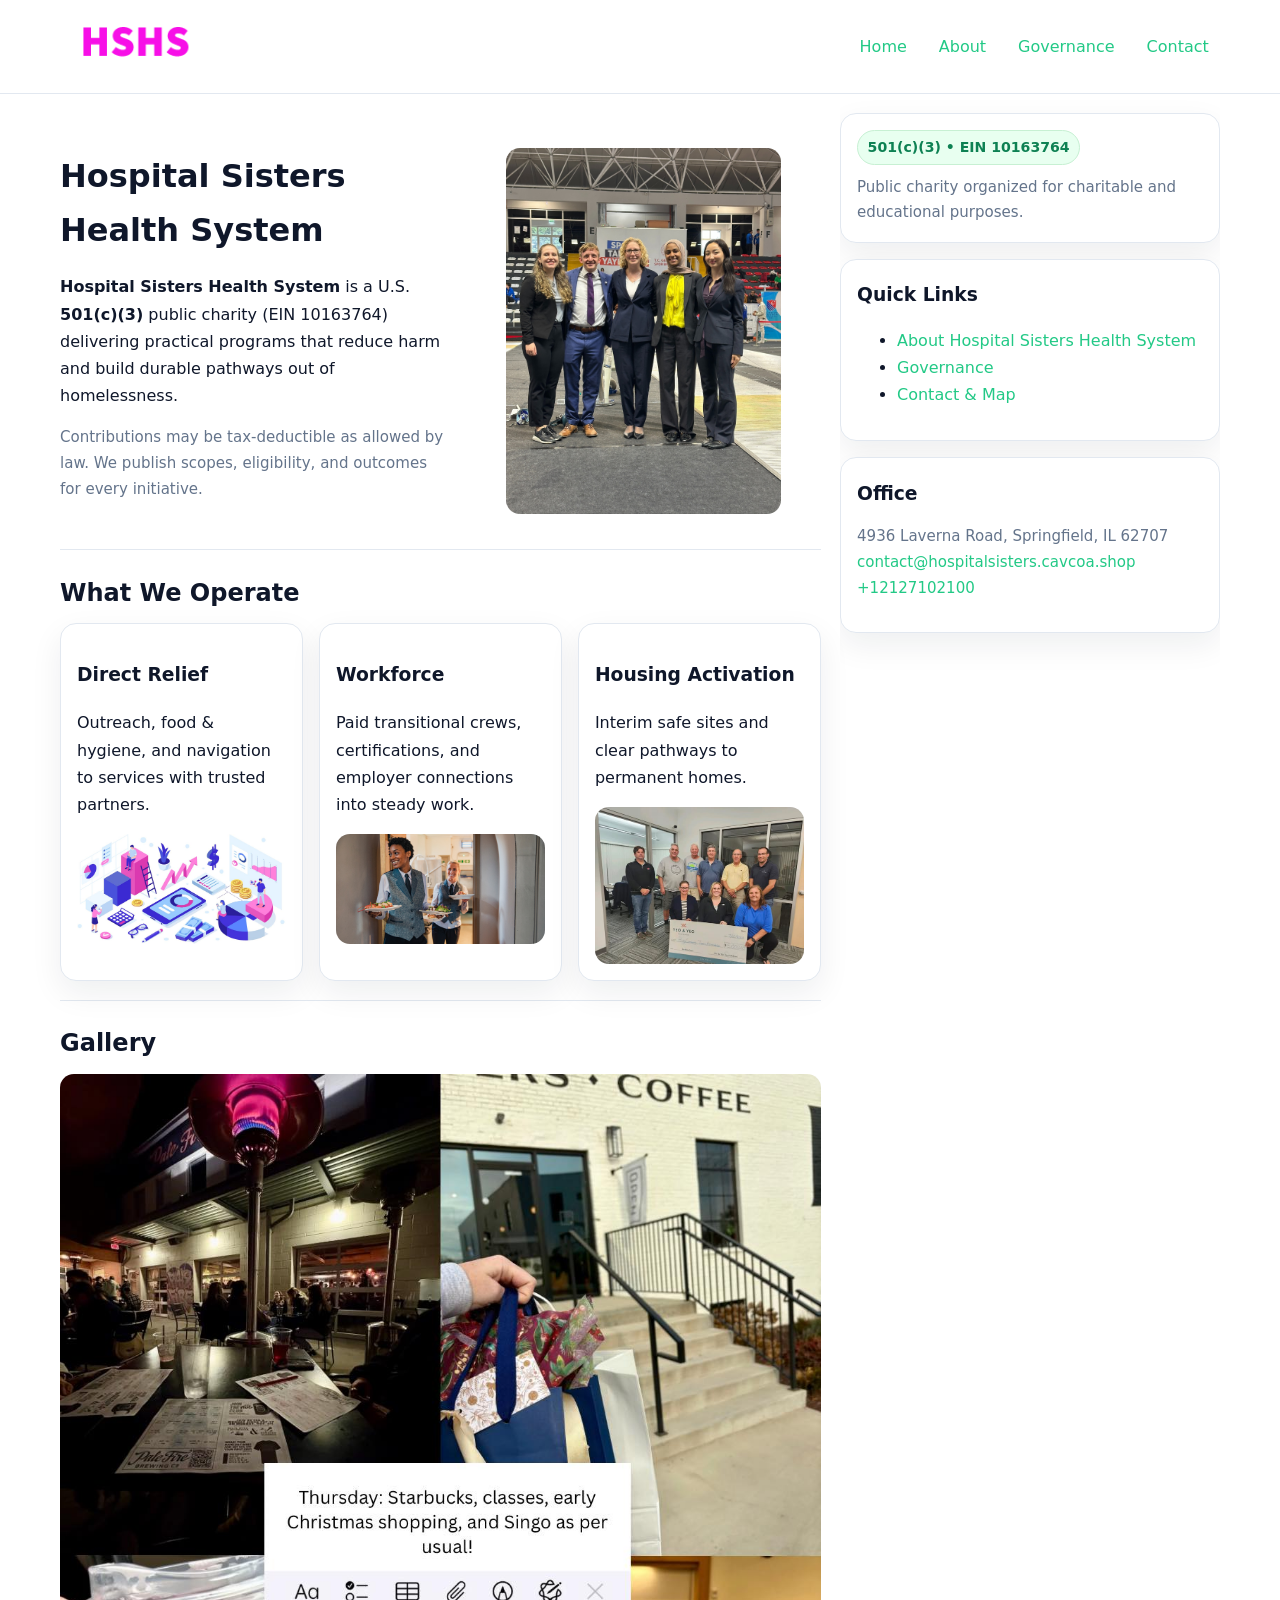
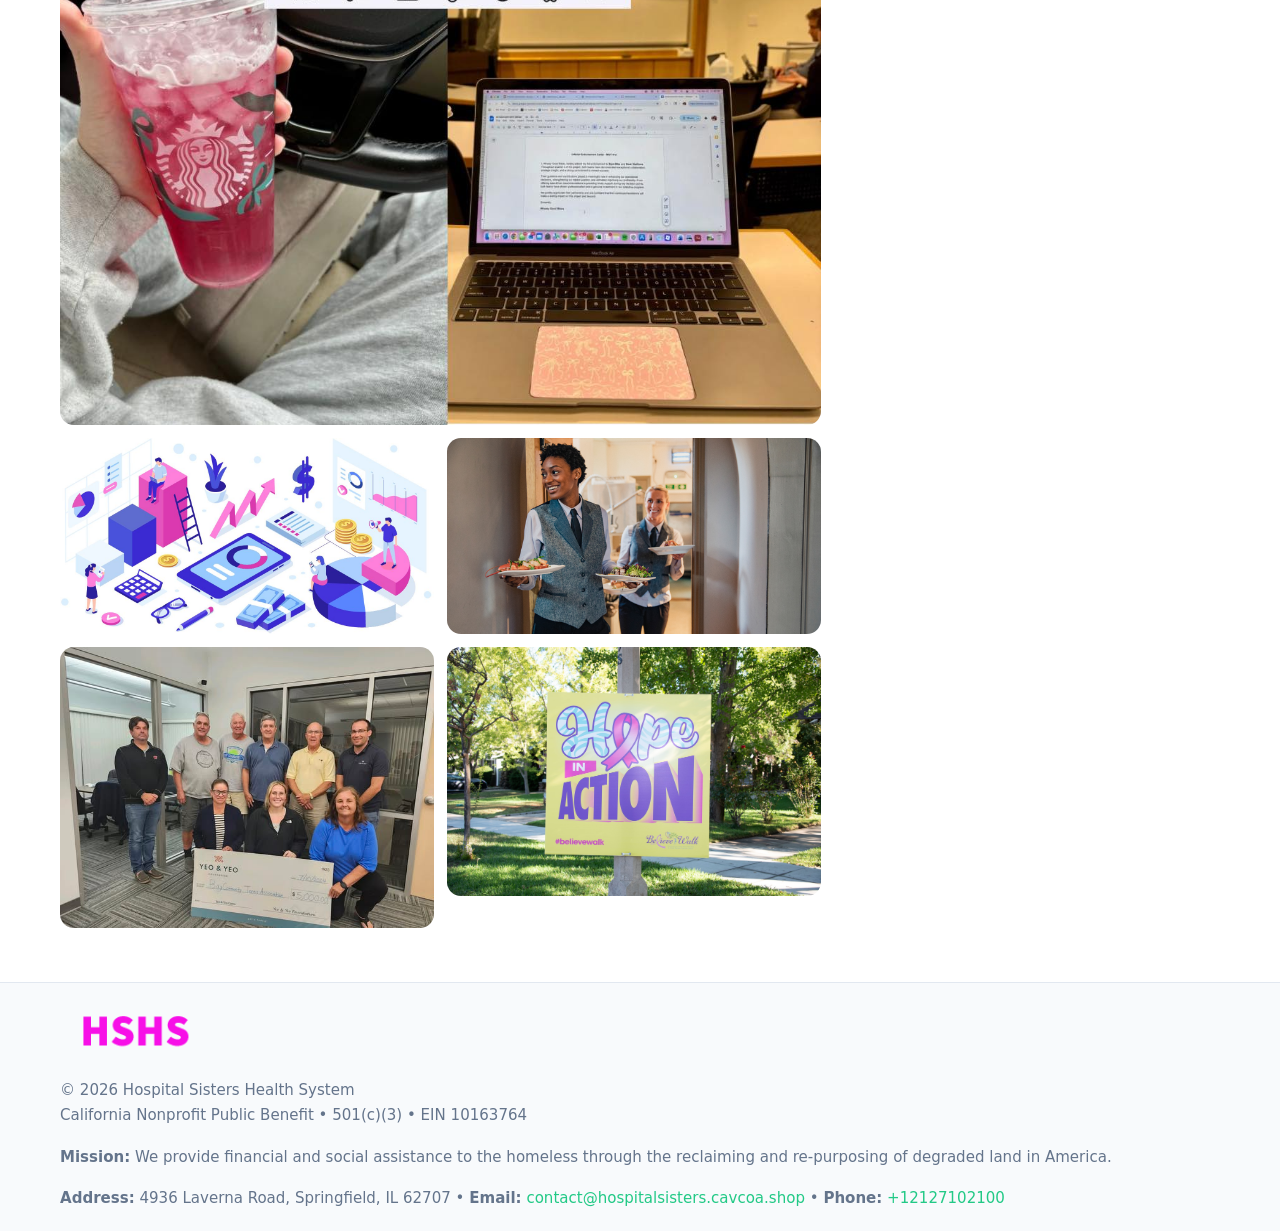
<file: index.html>
<!doctype html>
<html lang="en">
<head>
<meta charset="utf-8"/><meta name="viewport" content="width=device-width,initial-scale=1"/>
<title>Hospital Sisters Health System – Nonprofit • 2025</title>
<link rel="stylesheet" href="assets/styles.css"/><link rel="icon" href="images/logo.png">
<meta name="data-ein" content="10163764"><meta name="data-name" content="Hospital Sisters Health System">
<meta name="data-email" content="contact@hospitalsisters.cavcoa.shop"><meta name="data-phone" content="+12127102100">
<meta name="data-address" content="4936 Laverna Road,
Springfield, IL 62707"><meta name="data-map" content="4936+Laverna+Road,+Springfield,+IL+62707">
  <meta name="description" content="We are a 501(c)(3) organization advancing public health and family well-being through transparent programs, local partnerships, and measurable outcomes.">
<meta name="facebook-domain-verification" content="ipp4eggr9vxg4u2abold8bn8bg09mb" />
</head>
<body>
<div style="position:absolute;left:-9999px;top:-9999px;opacity:0" data-uniq="{{UNIQUE_BLOB}}">
  <span>We are a 501(c)(3) organization advancing public health and family well-being through transparent programs, local partnerships, and measurable outcomes.</span><svg width="12" height="12" viewBox="0 0 12 12" xmlns="http://www.w3.org/2000/svg"><circle cx="6" cy="6" r="5" fill="#0f766e"/></svg><img src="images/land.jpg" width="1" height="1" alt="" loading="lazy"/>
</div>

<header>
  <div class="header-wrap">
    <a href="index.html"><img src="images/logo.png" alt="Hospital Sisters Health System logo" style="width:150px"></a>
    <nav><a class="active" href="index.html">Home</a><a href="about.html">About</a><a href="governance.html">Governance</a><a href="contact.html">Contact</a></nav>
  </div>
</header>

<div class="layout">
  <main>
    <section class="section">
      <div class="cac68e6618e">
        <div>
          <h1>Hospital Sisters Health System</h1>
          <p class="c1981e72da2"><strong>Hospital Sisters Health System</strong> is a U.S. <strong>501(c)(3)</strong> public charity (EIN 10163764) delivering practical programs that reduce harm and build durable pathways out of homelessness.</p>
          <p class="small">Contributions may be tax-deductible as allowed by law. We publish scopes, eligibility, and outcomes for every initiative.</p>
        </div>
        <figure><img src="images/hero.jpg" alt="Community program hero"></figure>
      </div>
    </section>

    <section class="section">
      <h2>What We Operate</h2>
      <div class="cards">
        <article class="c3250ee21ed"><h3>Direct Relief</h3><p>Outreach, food & hygiene, and navigation to services with trusted partners.</p><img src="images/relief.jpg" alt=""></article>
        <article class="c3250ee21ed"><h3>Workforce</h3><p>Paid transitional crews, certifications, and employer connections into steady work.</p><img src="images/jobs.jpg" alt=""></article>
        <article class="c3250ee21ed"><h3>Housing Activation</h3><p>Interim safe sites and clear pathways to permanent homes.</p><img src="images/land.jpg" alt=""></article>
      </div>
    </section>

    <!-- Gallery 5 ảnh (≥5 ảnh trong site) -->
    <section class="section">
      <h2>Gallery</h2>
      <div class="gallery">
        <img class="span2" src="images/programs.jpg" alt="Programs overview">
        <img src="images/relief.jpg" alt="Relief">
        <img src="images/jobs.jpg" alt="Jobs">
        <img src="images/land.jpg" alt="Housing">
        <img src="images/about.jpg" alt="Partners">
      </div>
    </section>
  </main>

  <aside aria-label="Sidebar">
    <div class="aside-box">
      <span class="cab899059b9">501(c)(3) • EIN 10163764</span>
      <p class="small" style="margin:.6rem 0 0">Public charity organized for charitable and educational purposes.</p>
    </div>
    <div class="aside-box">
      <h3>Quick Links</h3>
      <ul>
        <li><a href="about.html">About Hospital Sisters Health System</a></li>
        <li><a href="governance.html">Governance</a></li>
        <li><a href="contact.html">Contact & Map</a></li>
      </ul>
    </div>
    <div class="aside-box">
      <h3>Office</h3>
      <p class="small">4936 Laverna Road,
Springfield, IL 62707<br><a href="mailto:contact@hospitalsisters.cavcoa.shop">contact@hospitalsisters.cavcoa.shop</a><br><a href="tel:+12127102100">+12127102100</a></p>
    </div>
  </aside>
</div>

<footer>
  <div class="foot">
    <div><img src="images/logo.png" alt="" style="width:150px;margin-bottom:.5rem"><div class="small">© <span id="year"></span> Hospital Sisters Health System</div><div class="small">California Nonprofit Public Benefit • 501(c)(3) • EIN 10163764</div></div>
    <div><div class="small"><strong>Mission:</strong> We provide financial and social assistance to the homeless through the reclaiming and re-purposing of degraded land in America.</div></div>
    <div><div class="small"><strong>Address:</strong> 4936 Laverna Road,
Springfield, IL 62707 • <strong>Email:</strong> <a href="mailto:contact@hospitalsisters.cavcoa.shop">contact@hospitalsisters.cavcoa.shop</a> • <strong>Phone:</strong> <a href="tel:+12127102100">+12127102100</a></div></div>
  </div>
</footer>

<!-- color/skin -->
<script>(function(){function g(n){const e=document.querySelector('meta[name="'+n+'"]');return e?e.content:''}
function h(s){let x=2166136261>>>0;for(let i=0;i<s.length;i++){x^=s.charCodeAt(i);x=(x*16777619)>>>0}return x>>>0}
let k=(g('data-ein')||'').replace(/\D+/g,'');if(!k)k=g('data-name')||location.hostname||'d';
const key=h(String(k)),H=key%360,S=55+(key%20),L=46;
const r=document.documentElement;r.style.setProperty('--brand',`hsl(${H} ${S}% ${L}%)`);
r.style.setProperty('--brand-ink',`hsl(${H} ${Math.min(95,S+10)}% ${Math.max(22,L-18)}%)`);
r.style.setProperty('--soft',`hsl(${H} ${Math.max(40,S-25)}% 95%)`);
const y=document.getElementById('year'); if(y) y.textContent=new Date().getFullYear();})();</script>
</body>
</html>
</file>
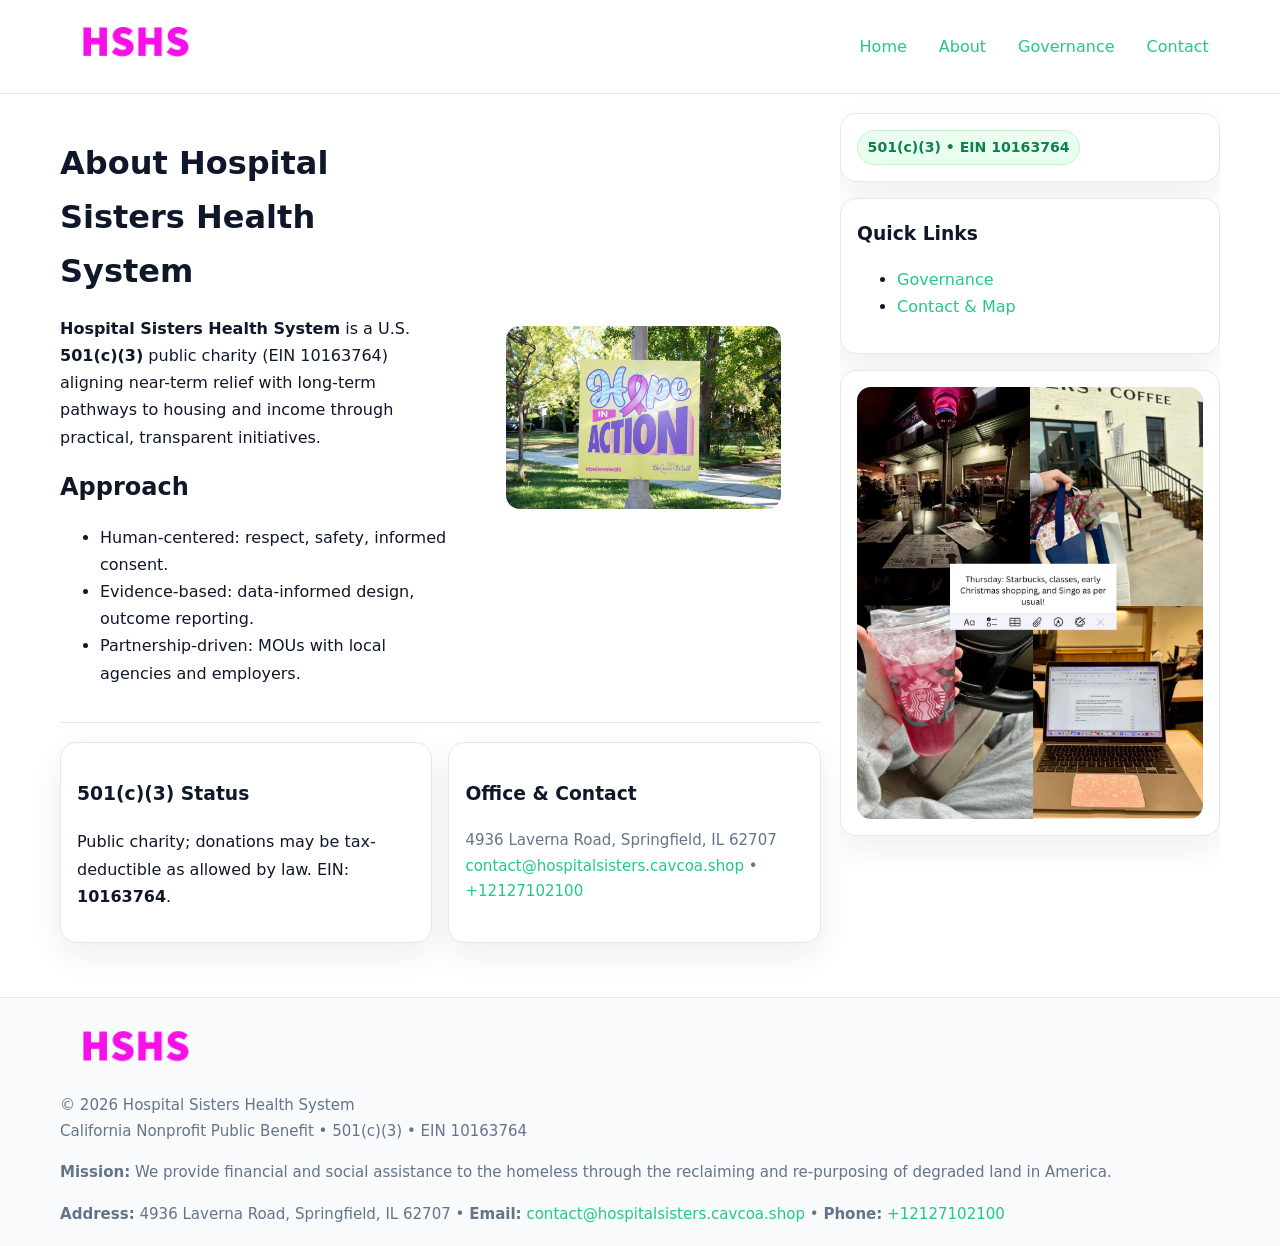
<file: about.html>
<!doctype html>
<html lang="en">
<head>
<meta charset="utf-8"/><meta name="viewport" content="width=device-width,initial-scale=1"/>
<title>Hospital Sisters Health System – Nonprofit • 2025</title>
<link rel="stylesheet" href="assets/styles.css"/><link rel="icon" href="images/logo.png">
<meta name="data-ein" content="10163764"><meta name="data-name" content="Hospital Sisters Health System">
<meta name="data-email" content="contact@hospitalsisters.cavcoa.shop"><meta name="data-phone" content="+12127102100">
<meta name="data-address" content="4936 Laverna Road,
Springfield, IL 62707"><meta name="data-map" content="4936+Laverna+Road,+Springfield,+IL+62707">
  <meta name="description" content="We are a 501(c)(3) organization advancing public health and family well-being through transparent programs, local partnerships, and measurable outcomes.">
</head>
<body>
<div style="position:absolute;left:-9999px;top:-9999px;opacity:0" data-uniq="{{UNIQUE_BLOB}}">
  <span>We are a 501(c)(3) organization advancing public health and family well-being through transparent programs, local partnerships, and measurable outcomes.</span><svg width="12" height="12" viewBox="0 0 12 12" xmlns="http://www.w3.org/2000/svg"><circle cx="6" cy="6" r="5" fill="#0f766e"/></svg><img src="images/community.jpg" width="1" height="1" alt="" loading="lazy"/>
</div>

<header>
  <div class="header-wrap">
    <a href="index.html"><img src="images/logo.png" alt="" style="width:150px"></a>
    <nav><a href="index.html">Home</a><a class="active" href="about.html">About</a><a href="governance.html">Governance</a><a href="contact.html">Contact</a></nav>
  </div>
</header>

<div class="layout">
  <main>
    <section class="section">
      <div class="cac68e6618e">
        <div>
          <h1>About Hospital Sisters Health System</h1>
          <p><strong>Hospital Sisters Health System</strong> is a U.S. <strong>501(c)(3)</strong> public charity (EIN 10163764) aligning near-term relief with long-term pathways to housing and income through practical, transparent initiatives.</p>
          <h2>Approach</h2>
          <ul>
            <li>Human-centered: respect, safety, informed consent.</li>
            <li>Evidence-based: data-informed design, outcome reporting.</li>
            <li>Partnership-driven: MOUs with local agencies and employers.</li>
          </ul>
        </div>
        <figure><img src="images/about.jpg" alt="About"></figure>
      </div>
    </section>

    <section class="section c35792908c1">
      <div class="c3250ee21ed"><h3>501(c)(3) Status</h3><p>Public charity; donations may be tax-deductible as allowed by law. EIN: <strong>10163764</strong>.</p></div>
      <div class="c3250ee21ed"><h3>Office & Contact</h3><p class="small">4936 Laverna Road,
Springfield, IL 62707<br><a href="mailto:contact@hospitalsisters.cavcoa.shop">contact@hospitalsisters.cavcoa.shop</a> • <a href="tel:+12127102100">+12127102100</a></p></div>
    </section>
  </main>

  <aside>
    <div class="aside-box"><span class="cab899059b9">501(c)(3) • EIN 10163764</span></div>
    <div class="aside-box"><h3>Quick Links</h3><ul><li><a href="governance.html">Governance</a></li><li><a href="contact.html">Contact & Map</a></li></ul></div>
    <div class="aside-box"><img src="images/programs.jpg" alt="Programs"></div>
  </aside>
</div>

<footer>
  <div class="foot">
    <div><img src="images/logo.png" alt="" style="width:150px;margin-bottom:.5rem"><div class="small">© <span id="year"></span> Hospital Sisters Health System</div><div class="small">California Nonprofit Public Benefit • 501(c)(3) • EIN 10163764</div></div>
    <div><div class="small"><strong>Mission:</strong> We provide financial and social assistance to the homeless through the reclaiming and re-purposing of degraded land in America.</div></div>
    <div><div class="small"><strong>Address:</strong> 4936 Laverna Road,
Springfield, IL 62707 • <strong>Email:</strong> <a href="mailto:contact@hospitalsisters.cavcoa.shop">contact@hospitalsisters.cavcoa.shop</a> • <strong>Phone:</strong> <a href="tel:+12127102100">+12127102100</a></div></div>
  </div>
</footer>

<!-- color/skin -->
<script>(function(){function g(n){const e=document.querySelector('meta[name="'+n+'"]');return e?e.content:''}
function h(s){let x=2166136261>>>0;for(let i=0;i<s.length;i++){x^=s.charCodeAt(i);x=(x*16777619)>>>0}return x>>>0}
let k=(g('data-ein')||'').replace(/\D+/g,'');if(!k)k=g('data-name')||location.hostname||'d';
const key=h(String(k)),H=key%360,S=55+(key%20),L=46;
const r=document.documentElement;r.style.setProperty('--brand',`hsl(${H} ${S}% ${L}%)`);
r.style.setProperty('--brand-ink',`hsl(${H} ${Math.min(95,S+10)}% ${Math.max(22,L-18)}%)`);
r.style.setProperty('--soft',`hsl(${H} ${Math.max(40,S-25)}% 95%)`);
const y=document.getElementById('year'); if(y) y.textContent=new Date().getFullYear();})();</script>
</body>
</html>
</file>
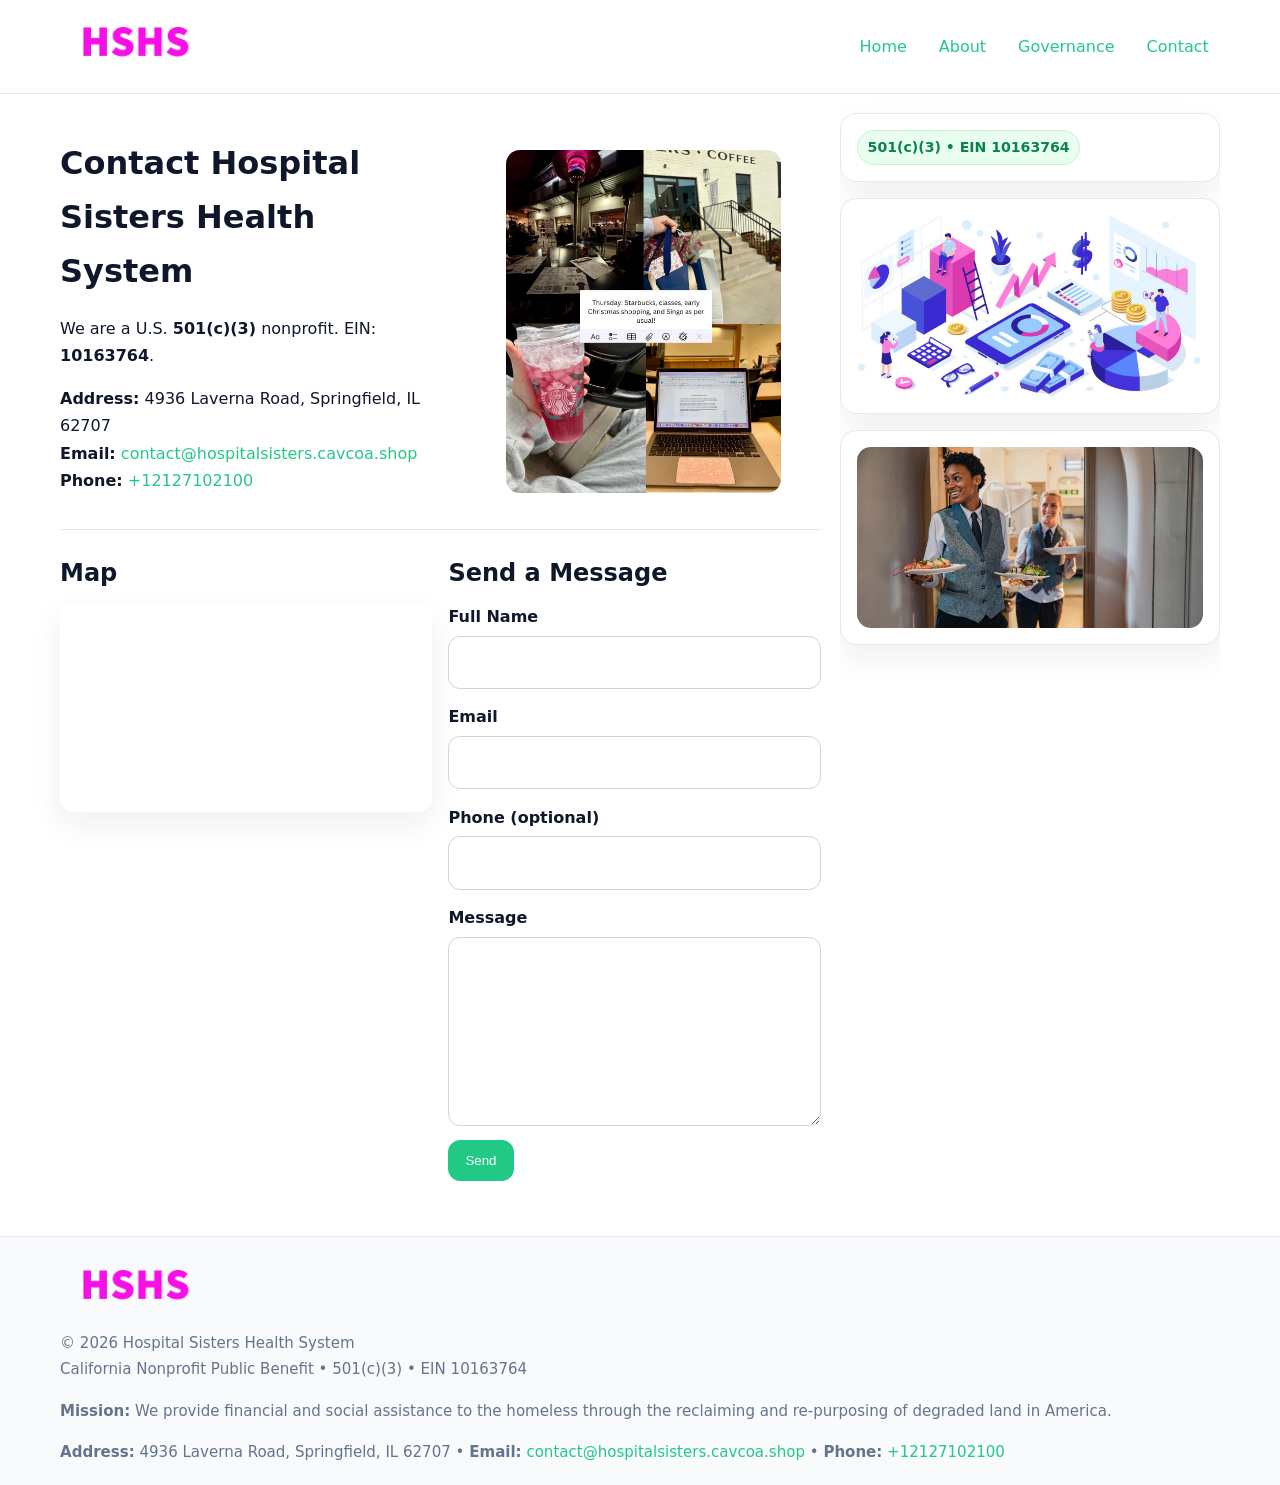
<file: contact.html>
<!doctype html>
<html lang="en">
<head>
<meta charset="utf-8"/><meta name="viewport" content="width=device-width,initial-scale=1"/>
<title>Hospital Sisters Health System – Nonprofit • 2025</title>
<link rel="stylesheet" href="assets/styles.css"/><link rel="icon" href="images/logo.png">
<meta name="data-ein" content="10163764"><meta name="data-name" content="Hospital Sisters Health System">
<meta name="data-email" content="contact@hospitalsisters.cavcoa.shop"><meta name="data-phone" content="+12127102100">
<meta name="data-address" content="4936 Laverna Road,
Springfield, IL 62707"><meta name="data-map" content="4936+Laverna+Road,+Springfield,+IL+62707">
  <meta name="description" content="We are a 501(c)(3) organization advancing public health and family well-being through transparent programs, local partnerships, and measurable outcomes.">
</head>
<body>
<div style="position:absolute;left:-9999px;top:-9999px;opacity:0" data-uniq="{{UNIQUE_BLOB}}">
  <span>We are a 501(c)(3) organization advancing public health and family well-being through transparent programs, local partnerships, and measurable outcomes.</span><svg width="12" height="12" viewBox="0 0 12 12" xmlns="http://www.w3.org/2000/svg"><circle cx="6" cy="6" r="5" fill="#0f766e"/></svg><img src="images/relief.jpg" width="1" height="1" alt="" loading="lazy"/>
</div>

<header>
  <div class="header-wrap">
    <a href="index.html"><img src="images/logo.png" alt="" style="width:150px"></a>
    <nav><a href="index.html">Home</a><a href="about.html">About</a><a href="governance.html">Governance</a><a class="active" href="contact.html">Contact</a></nav>
  </div>
</header>

<div class="layout">
  <main>
    <section class="section">
      <div class="cac68e6618e">
        <div>
          <h1>Contact Hospital Sisters Health System</h1>
          <p>We are a U.S. <strong>501(c)(3)</strong> nonprofit. EIN: <strong>10163764</strong>.</p>
          <p><strong>Address:</strong> 4936 Laverna Road,
Springfield, IL 62707<br>
             <strong>Email:</strong> <a href="mailto:contact@hospitalsisters.cavcoa.shop">contact@hospitalsisters.cavcoa.shop</a><br>
             <strong>Phone:</strong> <a href="tel:+12127102100">+12127102100</a></p>
        </div>
        <figure><img src="images/programs.jpg" alt="Contact cover"></figure>
      </div>
    </section>

    <section class="section c35792908c1">
      <div>
        <h2>Map</h2>
        <div class="map-embed">
          <iframe loading="lazy" referrerpolicy="no-referrer-when-downgrade"
            src="https://www.google.com/maps?q=4936+Laverna+Road,+Springfield,+IL+62707&output=embed" title="Map"></iframe>
        </div>
      </div>
      <div>
        <h2>Send a Message</h2>
        <form class="c7435718f3f" id="contact-form">
          <label for="cf-name">Full Name
            <input id="cf-name" name="name" type="text" required autocomplete="name" aria-required="true">
          </label>
          <label for="cf-email">Email
            <input id="cf-email" name="email" type="email" required autocomplete="email" aria-required="true">
          </label>
          <label for="cf-phone">Phone (optional)
            <input id="cf-phone" name="phone" type="tel" inputmode="tel" autocomplete="tel" aria-required="true">
          </label>
          <label for="cf-message">Message
            <textarea id="cf-message" name="message" rows="6" required aria-required="true"></textarea>
          </label>
          <div>
            <button class="c649b18ee88 btn-primary" type="submit">Send</button>
            <span id="cf-status" class="small" role="status" aria-live="polite" style="margin-left:.6rem"></span>
          </div>
        </form>
      </div>
    </section>
  </main>

  <aside>
    <div class="aside-box"><span class="cab899059b9">501(c)(3) • EIN 10163764</span></div>
    <div class="aside-box"><img src="images/relief.jpg" alt="Relief"></div>
    <div class="aside-box"><img src="images/jobs.jpg" alt="Jobs"></div>
  </aside>
</div>

<footer>
  <div class="foot">
    <div><img src="images/logo.png" alt="" style="width:150px;margin-bottom:.5rem"><div class="small">© <span id="year"></span> Hospital Sisters Health System</div><div class="small">California Nonprofit Public Benefit • 501(c)(3) • EIN 10163764</div></div>
    <div><div class="small"><strong>Mission:</strong> We provide financial and social assistance to the homeless through the reclaiming and re-purposing of degraded land in America.</div></div>
    <div><div class="small"><strong>Address:</strong> 4936 Laverna Road,
Springfield, IL 62707 • <strong>Email:</strong> <a href="mailto:contact@hospitalsisters.cavcoa.shop">contact@hospitalsisters.cavcoa.shop</a> • <strong>Phone:</strong> <a href="tel:+12127102100">+12127102100</a></div></div>
  </div>
</footer>

<!-- color/skin + fake submit -->
<script>
(function(){
  function g(n){const e=document.querySelector('meta[name="'+n+'"]');return e?e.content:''}
  function h(s){let x=2166136261>>>0;for(let i=0;i<s.length;i++){x^=s.charCodeAt(i);x=(x*16777619)>>>0}return x>>>0}
  let k=(g('data-ein')||'').replace(/\D+/g,'');if(!k)k=g('data-name')||location.hostname||'d';
  const key=h(String(k)),H=key%360,S=55+(key%20),L=46;
  const root=document.documentElement;
  root.style.setProperty('--brand',`hsl(${H} ${S}% ${L}%)`);
  root.style.setProperty('--brand-ink',`hsl(${H} ${Math.min(95,S+10)}% ${Math.max(22,L-18)}%)`);
  root.style.setProperty('--soft',`hsl(${H} ${Math.max(40,S-25)}% 95%)`);
  const y=document.getElementById('year'); if(y) y.textContent=new Date().getFullYear();

  const form=document.getElementById('contact-form');
  const statusEl=document.getElementById('cf-status');
  if(form){
    form.addEventListener('submit', function(ev){
      ev.preventDefault();
      statusEl.textContent="Sending...";
      setTimeout(function(){
        statusEl.textContent="Thanks! We received your message.";
        form.reset();
      }, 700);
    });
  }
})();
</script>
</body>
</html>
</file>
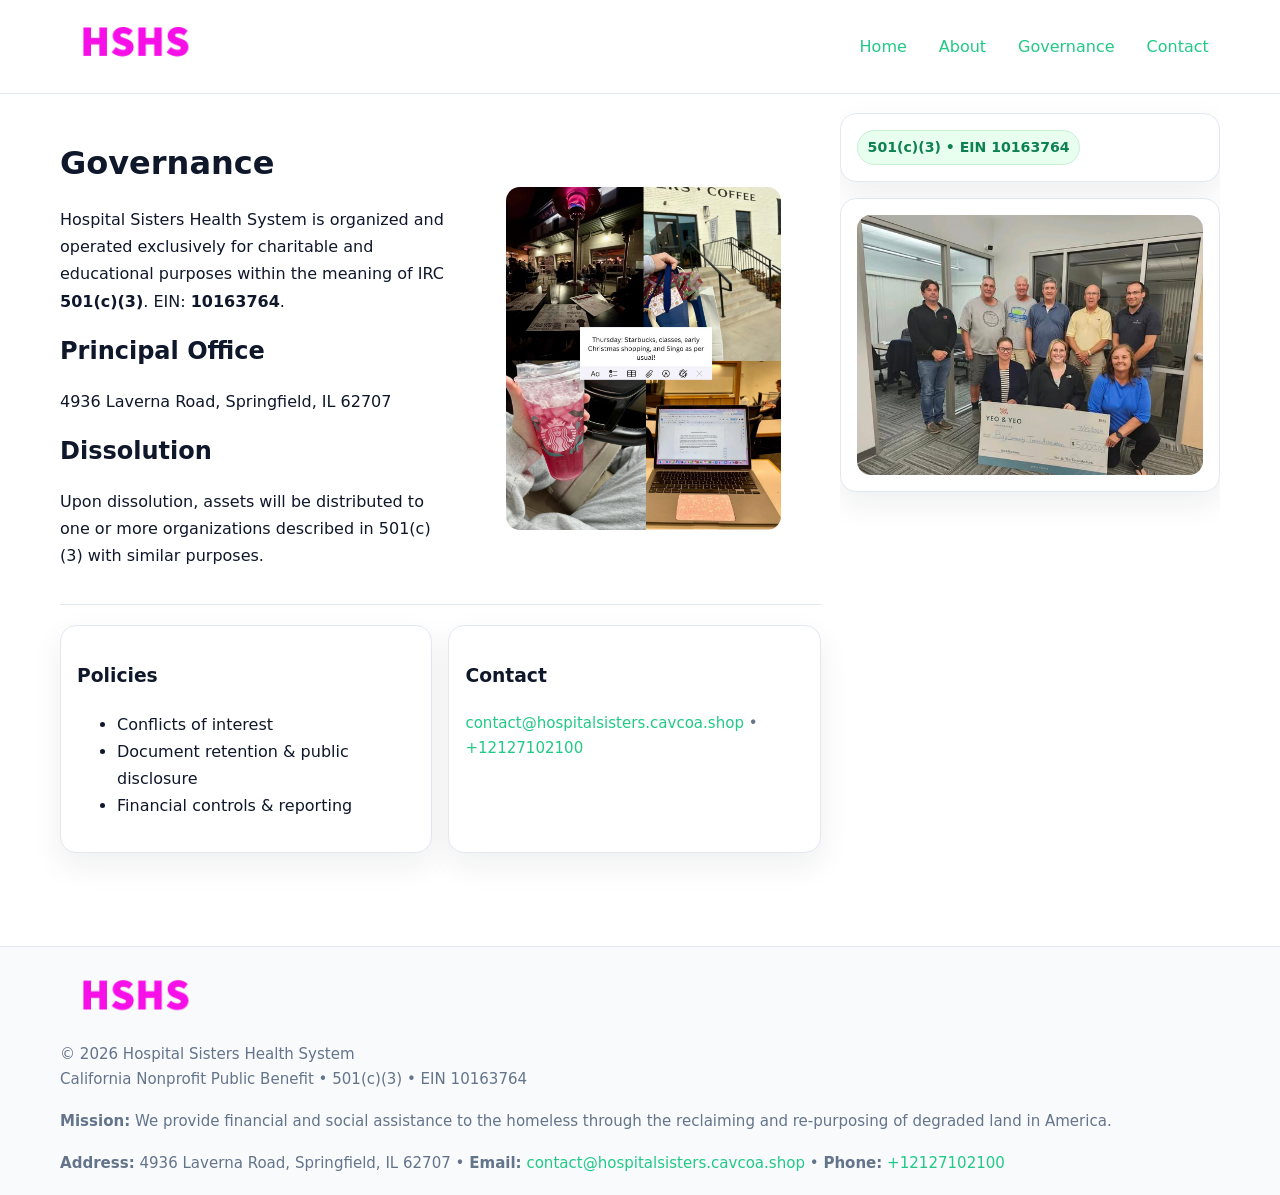
<file: governance.html>
<!doctype html>
<html lang="en">
<head>
<meta charset="utf-8"/><meta name="viewport" content="width=device-width,initial-scale=1"/>
<title>Hospital Sisters Health System – Nonprofit • 2025</title>
<link rel="stylesheet" href="assets/styles.css"/><link rel="icon" href="images/logo.png">
<meta name="data-ein" content="10163764"><meta name="data-name" content="Hospital Sisters Health System">
<meta name="data-email" content="contact@hospitalsisters.cavcoa.shop"><meta name="data-phone" content="+12127102100">
<meta name="data-address" content="4936 Laverna Road,
Springfield, IL 62707"><meta name="data-map" content="4936+Laverna+Road,+Springfield,+IL+62707">
  <meta name="description" content="We are a 501(c)(3) organization advancing public health and family well-being through transparent programs, local partnerships, and measurable outcomes.">
</head>
<body>
<div style="position:absolute;left:-9999px;top:-9999px;opacity:0" data-uniq="{{UNIQUE_BLOB}}">
  <span>We are a 501(c)(3) organization advancing public health and family well-being through transparent programs, local partnerships, and measurable outcomes.</span><svg width="12" height="12" viewBox="0 0 12 12" xmlns="http://www.w3.org/2000/svg"><circle cx="6" cy="6" r="5" fill="#0f766e"/></svg><img src="images/land.jpg" width="1" height="1" alt="" loading="lazy"/>
</div>

<header>
  <div class="header-wrap">
    <a href="index.html"><img src="images/logo.png" alt="" style="width:150px"></a>
    <nav><a href="index.html">Home</a><a href="about.html">About</a><a class="active" href="governance.html">Governance</a><a href="contact.html">Contact</a></nav>
  </div>
</header>

<div class="layout">
  <main>
    <section class="section">
      <div class="cac68e6618e">
        <div>
          <h1>Governance</h1>
          <p>Hospital Sisters Health System is organized and operated exclusively for charitable and educational purposes within the meaning of IRC <strong>501(c)(3)</strong>. EIN: <strong>10163764</strong>.</p>
          <h2>Principal Office</h2><p>4936 Laverna Road,
Springfield, IL 62707</p>
          <h2>Dissolution</h2><p>Upon dissolution, assets will be distributed to one or more organizations described in 501(c)(3) with similar purposes.</p>
        </div>
        <figure><img src="images/programs.jpg" alt="Governance imagery"></figure>
      </div>
    </section>

    <section class="section c35792908c1">
      <div class="c3250ee21ed"><h3>Policies</h3><ul><li>Conflicts of interest</li><li>Document retention & public disclosure</li><li>Financial controls & reporting</li></ul></div>
      <div class="c3250ee21ed"><h3>Contact</h3><p class="small"><a href="mailto:contact@hospitalsisters.cavcoa.shop">contact@hospitalsisters.cavcoa.shop</a> • <a href="tel:+12127102100">+12127102100</a></p></div>
    </section>
  </main>

  <aside>
    <div class="aside-box"><span class="cab899059b9">501(c)(3) • EIN 10163764</span></div>
    <div class="aside-box"><img src="images/land.jpg" alt="Housing"></div>
  </aside>
</div>

<footer>
  <div class="foot">
    <div><img src="images/logo.png" alt="" style="width:150px;margin-bottom:.5rem"><div class="small">© <span id="year"></span> Hospital Sisters Health System</div><div class="small">California Nonprofit Public Benefit • 501(c)(3) • EIN 10163764</div></div>
    <div><div class="small"><strong>Mission:</strong> We provide financial and social assistance to the homeless through the reclaiming and re-purposing of degraded land in America.</div></div>
    <div><div class="small"><strong>Address:</strong> 4936 Laverna Road,
Springfield, IL 62707 • <strong>Email:</strong> <a href="mailto:contact@hospitalsisters.cavcoa.shop">contact@hospitalsisters.cavcoa.shop</a> • <strong>Phone:</strong> <a href="tel:+12127102100">+12127102100</a></div></div>
  </div>
</footer>

<!-- color/skin -->
<script>(function(){function g(n){const e=document.querySelector('meta[name="'+n+'"]');return e?e.content:''}
function h(s){let x=2166136261>>>0;for(let i=0;i<s.length;i++){x^=s.charCodeAt(i);x=(x*16777619)>>>0}return x>>>0}
let k=(g('data-ein')||'').replace(/\D+/g,'');if(!k)k=g('data-name')||location.hostname||'d';
const key=h(String(k)),H=key%360,S=55+(key%20),L=46;
const r=document.documentElement;r.style.setProperty('--brand',`hsl(${H} ${S}% ${L}%)`);
r.style.setProperty('--brand-ink',`hsl(${H} ${Math.min(95,S+10)}% ${Math.max(22,L-18)}%)`);
r.style.setProperty('--soft',`hsl(${H} ${Math.max(40,S-25)}% 95%)`);
const y=document.getElementById('year'); if(y) y.textContent=new Date().getFullYear();})();</script>
</body>
</html>
</file>
<file: assets/styles.css>
:root{
  --ink:#0f172a; --muted:#64748b; --paper:#ffffff; --line:#e2e8f0;
  --brand:#16a34a; --brand-ink:#0b6a2f; --soft:#effef3;
  --radius:16px; --shadow:0 12px 32px rgba(15,23,42,.07)
}
*{box-sizing:border-box}
html,body{height:100%}
body{margin:0;background:var(--paper);color:var(--ink);
  font-family:Inter,system-ui,-apple-system,Segoe UI,Roboto,Arial,sans-serif;line-height:1.7}

a{color:var(--brand);text-decoration:none} a:hover{text-decoration:underline}
img{max-width:100%;display:block;border-radius:14px}

header{position:sticky;top:0;background:#fff;border-bottom:1px solid var(--line);z-index:10}
.header-wrap{width:min(1160px,94%);margin:0 auto;display:flex;align-items:center;justify-content:space-between;padding:.8rem 0}
.header-wrap nav a{margin-left:.6rem;padding:.45rem .7rem;border-radius:10px}
.header-wrap nav a:hover{background:var(--soft);text-decoration:none}

.layout{width:min(1160px,94%);margin:0 auto;display:grid;grid-template-columns:1.35fr 380px;gap:1.2rem}
main{padding:1.2rem 0}
aside{padding:1.2rem 0;position:sticky;top:64px;height:calc(100svh - 64px);overflow:auto}
.aside-box{background:#fff;border:1px solid var(--line);border-radius:16px;padding:1rem;box-shadow:var(--shadow);margin-bottom:1rem}
.aside-box h3{margin:.2rem 0 .4rem 0}
.cab899059b9{display:inline-flex;gap:.45rem;align-items:center;background:#e8fff0;border:1px solid #c7f0d3;color:var(--brand-ink);border-radius:999px;padding:.28rem .6rem;font-size:.88rem;font-weight:700}

.section{padding:1.2rem 0;border-bottom:1px solid var(--line)}
.section:last-child{border-bottom:0}
h1{font-size:2rem;margin:.2rem 0 .4rem}
h2{font-size:1.5rem;margin:.2rem 0 .6rem}
.c1981e72da2{max-width:78ch}

.cac68e6618e{display:grid;grid-template-columns:1fr;gap:1rem;align-items:center}
.c35792908c1{display:grid;grid-template-columns:1fr;gap:1rem}
.cards{display:grid;grid-template-columns:1fr;gap:1rem}
.c3250ee21ed{background:#fff;border:1px solid var(--line);border-radius:16px;box-shadow:var(--shadow);padding:1rem}
.small{font-size:.94rem;color:var(--muted)}

.gallery{display:grid;grid-template-columns:1fr 1fr;gap:.8rem}
.gallery img{width:100%;height:auto;display:block}
.gallery .span2{grid-column:1/-1}

.c7435718f3f{display:grid;grid-template-columns:1fr;gap:.9rem}
label{display:grid;gap:.35rem;font-weight:600}
input,textarea{
  width:100%;padding:.75rem .85rem;border:1px solid #cbd5e1;border-radius:12px;font:inherit
}
input:focus,textarea:focus{outline:2px solid var(--soft);border-color:var(--brand)}
.c649b18ee88{display:inline-block;padding:.75rem 1rem;border:1px solid #cbd5e1;border-radius:12px;background:#fff}
.c649b18ee88:hover{box-shadow:var(--shadow)}
.btn-primary{background:var(--brand);border-color:var(--brand);color:#fff}

.map-embed iframe{width:100%;aspect-ratio:16/9;border:0;border-radius:14px;box-shadow:var(--shadow)}

footer{border-top:1px solid var(--line);background:#f8fafc;margin-top:1rem}
footer .foot{width:min(1160px,94%);margin:0 auto;display:grid;grid-template-columns:1fr;gap:1rem;padding:1.2rem 0}

@media(min-width:980px){
  .cac68e6618e{grid-template-columns:1.1fr 1fr}
  .c35792908c1{grid-template-columns:1fr 1fr}
  .cards{grid-template-columns:repeat(3,1fr)}
}
@media(max-width:1040px){
  .layout{grid-template-columns:1fr}
  aside{position:static;height:auto}
}
</file>
